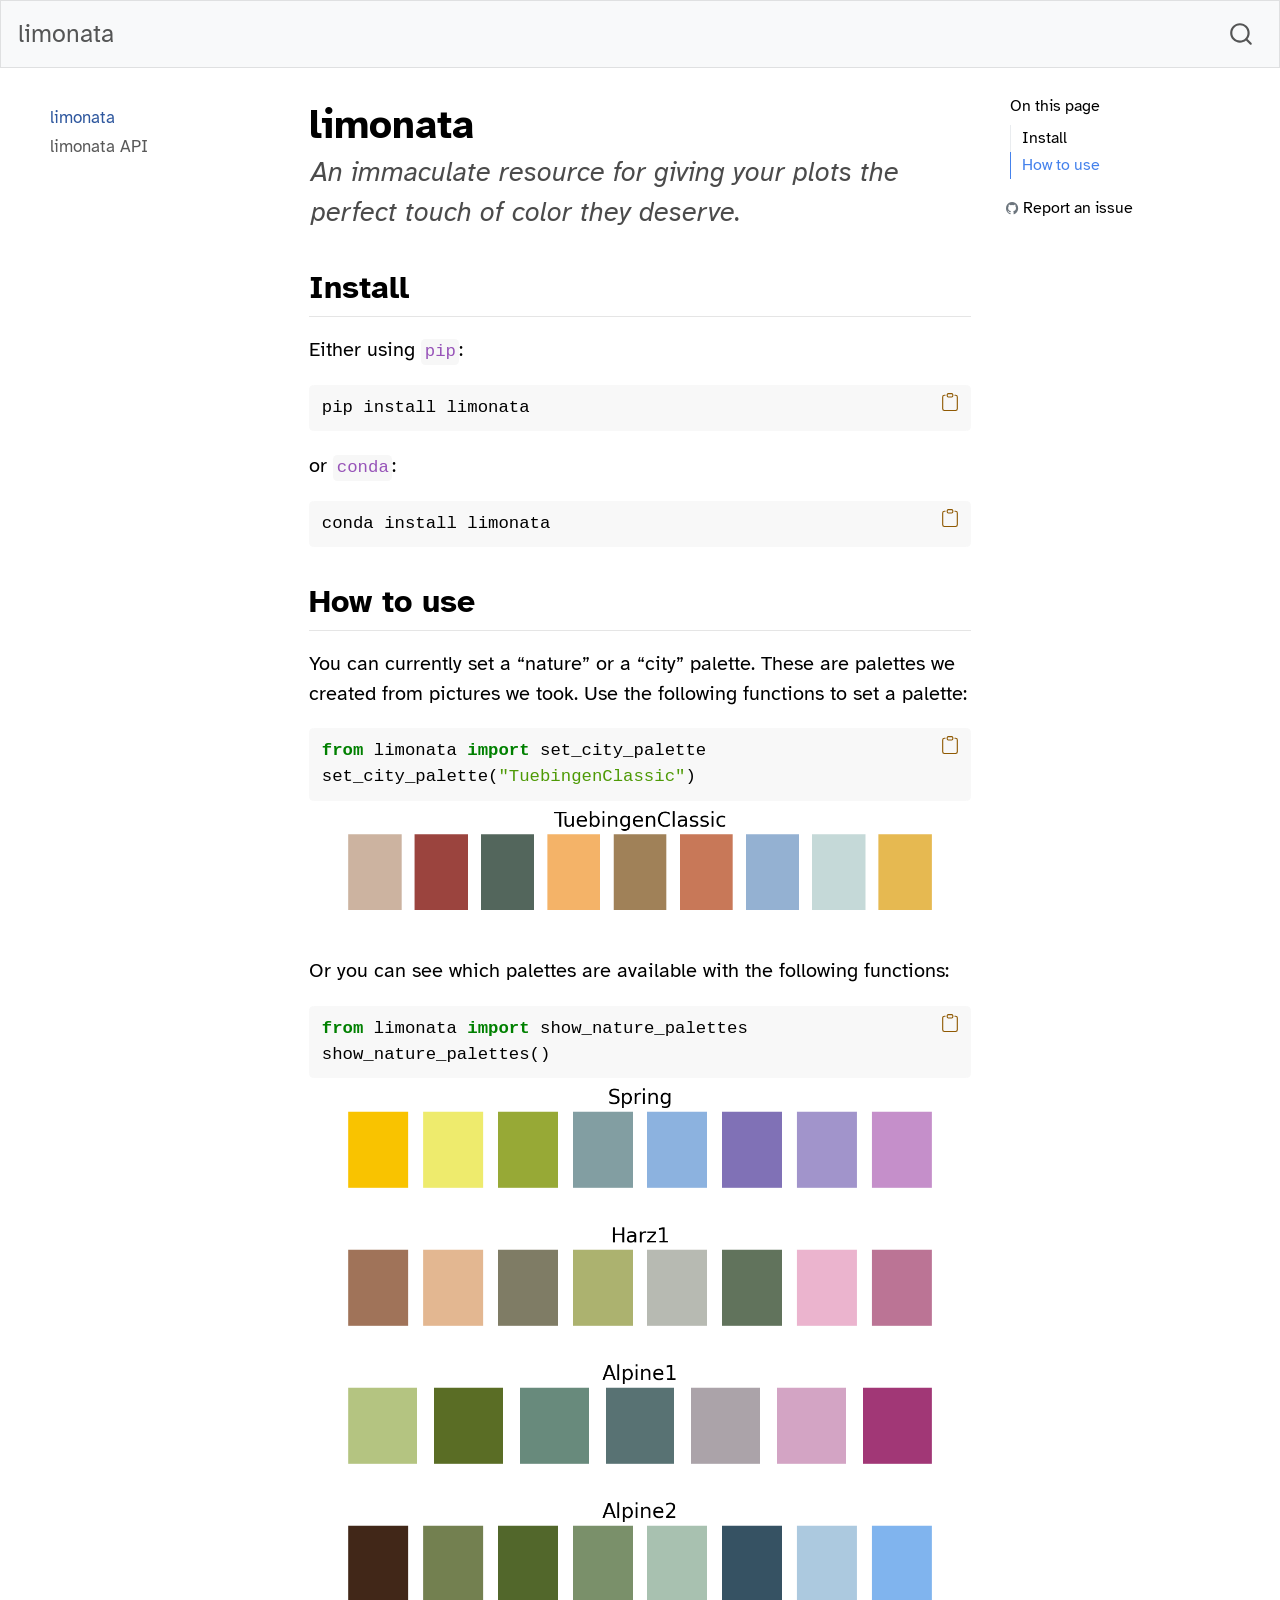
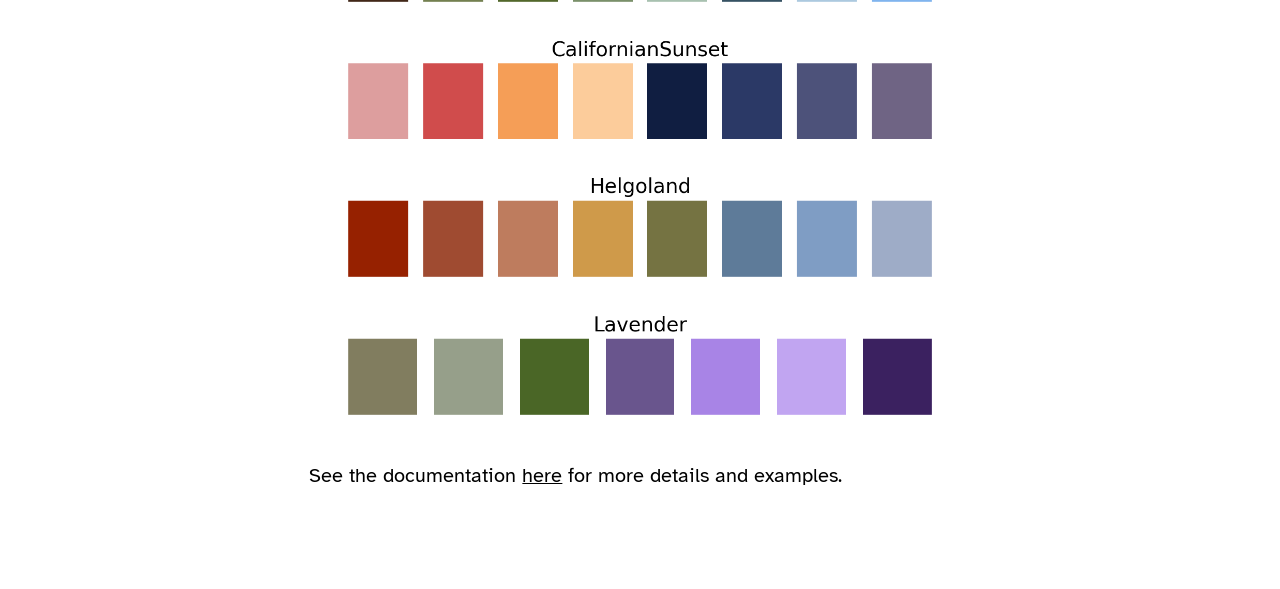
<file: index.html>
<!DOCTYPE html>
<html xmlns="http://www.w3.org/1999/xhtml" lang="en" xml:lang="en"><head>

<meta charset="utf-8">
<meta name="generator" content="quarto-1.2.475">

<meta name="viewport" content="width=device-width, initial-scale=1.0, user-scalable=yes">

<meta name="description" content="An immaculate resource for giving your plots the perfect touch of color they deserve.">

<title>limonata</title>
<style>
code{white-space: pre-wrap;}
span.smallcaps{font-variant: small-caps;}
div.columns{display: flex; gap: min(4vw, 1.5em);}
div.column{flex: auto; overflow-x: auto;}
div.hanging-indent{margin-left: 1.5em; text-indent: -1.5em;}
ul.task-list{list-style: none;}
ul.task-list li input[type="checkbox"] {
  width: 0.8em;
  margin: 0 0.8em 0.2em -1.6em;
  vertical-align: middle;
}
pre > code.sourceCode { white-space: pre; position: relative; }
pre > code.sourceCode > span { display: inline-block; line-height: 1.25; }
pre > code.sourceCode > span:empty { height: 1.2em; }
.sourceCode { overflow: visible; }
code.sourceCode > span { color: inherit; text-decoration: inherit; }
div.sourceCode { margin: 1em 0; }
pre.sourceCode { margin: 0; }
@media screen {
div.sourceCode { overflow: auto; }
}
@media print {
pre > code.sourceCode { white-space: pre-wrap; }
pre > code.sourceCode > span { text-indent: -5em; padding-left: 5em; }
}
pre.numberSource code
  { counter-reset: source-line 0; }
pre.numberSource code > span
  { position: relative; left: -4em; counter-increment: source-line; }
pre.numberSource code > span > a:first-child::before
  { content: counter(source-line);
    position: relative; left: -1em; text-align: right; vertical-align: baseline;
    border: none; display: inline-block;
    -webkit-touch-callout: none; -webkit-user-select: none;
    -khtml-user-select: none; -moz-user-select: none;
    -ms-user-select: none; user-select: none;
    padding: 0 4px; width: 4em;
    color: #aaaaaa;
  }
pre.numberSource { margin-left: 3em; border-left: 1px solid #aaaaaa;  padding-left: 4px; }
div.sourceCode
  {   }
@media screen {
pre > code.sourceCode > span > a:first-child::before { text-decoration: underline; }
}
code span.al { color: #ff0000; font-weight: bold; } /* Alert */
code span.an { color: #60a0b0; font-weight: bold; font-style: italic; } /* Annotation */
code span.at { color: #7d9029; } /* Attribute */
code span.bn { color: #40a070; } /* BaseN */
code span.bu { color: #008000; } /* BuiltIn */
code span.cf { color: #007020; font-weight: bold; } /* ControlFlow */
code span.ch { color: #4070a0; } /* Char */
code span.cn { color: #880000; } /* Constant */
code span.co { color: #60a0b0; font-style: italic; } /* Comment */
code span.cv { color: #60a0b0; font-weight: bold; font-style: italic; } /* CommentVar */
code span.do { color: #ba2121; font-style: italic; } /* Documentation */
code span.dt { color: #902000; } /* DataType */
code span.dv { color: #40a070; } /* DecVal */
code span.er { color: #ff0000; font-weight: bold; } /* Error */
code span.ex { } /* Extension */
code span.fl { color: #40a070; } /* Float */
code span.fu { color: #06287e; } /* Function */
code span.im { color: #008000; font-weight: bold; } /* Import */
code span.in { color: #60a0b0; font-weight: bold; font-style: italic; } /* Information */
code span.kw { color: #007020; font-weight: bold; } /* Keyword */
code span.op { color: #666666; } /* Operator */
code span.ot { color: #007020; } /* Other */
code span.pp { color: #bc7a00; } /* Preprocessor */
code span.sc { color: #4070a0; } /* SpecialChar */
code span.ss { color: #bb6688; } /* SpecialString */
code span.st { color: #4070a0; } /* String */
code span.va { color: #19177c; } /* Variable */
code span.vs { color: #4070a0; } /* VerbatimString */
code span.wa { color: #60a0b0; font-weight: bold; font-style: italic; } /* Warning */
</style>


<script src="site_libs/quarto-nav/quarto-nav.js"></script>
<script src="site_libs/quarto-nav/headroom.min.js"></script>
<script src="site_libs/clipboard/clipboard.min.js"></script>
<script src="site_libs/quarto-search/autocomplete.umd.js"></script>
<script src="site_libs/quarto-search/fuse.min.js"></script>
<script src="site_libs/quarto-search/quarto-search.js"></script>
<meta name="quarto:offset" content="./">
<script src="site_libs/quarto-html/quarto.js"></script>
<script src="site_libs/quarto-html/popper.min.js"></script>
<script src="site_libs/quarto-html/tippy.umd.min.js"></script>
<script src="site_libs/quarto-html/anchor.min.js"></script>
<link href="site_libs/quarto-html/tippy.css" rel="stylesheet">
<link href="site_libs/quarto-html/quarto-syntax-highlighting.css" rel="stylesheet" id="quarto-text-highlighting-styles">
<script src="site_libs/bootstrap/bootstrap.min.js"></script>
<link href="site_libs/bootstrap/bootstrap-icons.css" rel="stylesheet">
<link href="site_libs/bootstrap/bootstrap.min.css" rel="stylesheet" id="quarto-bootstrap" data-mode="light">
<script id="quarto-search-options" type="application/json">{
  "location": "navbar",
  "copy-button": false,
  "collapse-after": 3,
  "panel-placement": "end",
  "type": "overlay",
  "limit": 20,
  "language": {
    "search-no-results-text": "No results",
    "search-matching-documents-text": "matching documents",
    "search-copy-link-title": "Copy link to search",
    "search-hide-matches-text": "Hide additional matches",
    "search-more-match-text": "more match in this document",
    "search-more-matches-text": "more matches in this document",
    "search-clear-button-title": "Clear",
    "search-detached-cancel-button-title": "Cancel",
    "search-submit-button-title": "Submit"
  }
}</script>


<link rel="stylesheet" href="styles.css">
<meta property="og:title" content="limonata">
<meta property="og:description" content="An immaculate resource for giving your plots the perfect touch of color they deserve.">
<meta property="og:site-name" content="limonata">
<meta name="twitter:title" content="limonata">
<meta name="twitter:description" content="An immaculate resource for giving your plots the perfect touch of color they deserve.">
<meta name="twitter:card" content="summary">
</head>

<body class="nav-sidebar floating nav-fixed">

<div id="quarto-search-results"></div>
  <header id="quarto-header" class="headroom fixed-top">
    <nav class="navbar navbar-expand-lg navbar-dark ">
      <div class="navbar-container container-fluid">
      <div class="navbar-brand-container">
    <a class="navbar-brand" href="./index.html">
    <span class="navbar-title">limonata</span>
    </a>
  </div>
          <div id="quarto-search" class="" title="Search"></div>
      </div> <!-- /container-fluid -->
    </nav>
  <nav class="quarto-secondary-nav" data-bs-toggle="collapse" data-bs-target="#quarto-sidebar" aria-controls="quarto-sidebar" aria-expanded="false" aria-label="Toggle sidebar navigation" onclick="if (window.quartoToggleHeadroom) { window.quartoToggleHeadroom(); }">
    <div class="container-fluid d-flex justify-content-between">
      <h1 class="quarto-secondary-nav-title">limonata</h1>
      <button type="button" class="quarto-btn-toggle btn" aria-label="Show secondary navigation">
        <i class="bi bi-chevron-right"></i>
      </button>
    </div>
  </nav>
</header>
<!-- content -->
<div id="quarto-content" class="quarto-container page-columns page-rows-contents page-layout-full page-navbar">
<!-- sidebar -->
  <nav id="quarto-sidebar" class="sidebar collapse sidebar-navigation floating overflow-auto">
    <div class="sidebar-menu-container"> 
    <ul class="list-unstyled mt-1">
        <li class="sidebar-item">
  <div class="sidebar-item-container"> 
  <a href="./index.html" class="sidebar-item-text sidebar-link active">limonata</a>
  </div>
</li>
        <li class="sidebar-item">
  <div class="sidebar-item-container"> 
  <a href="./lib.html" class="sidebar-item-text sidebar-link">limonata API</a>
  </div>
</li>
    </ul>
    </div>
</nav>
<!-- margin-sidebar -->
    <div id="quarto-margin-sidebar" class="sidebar margin-sidebar">
        <nav id="TOC" role="doc-toc" class="toc-active">
    <h2 id="toc-title">On this page</h2>
   
  <ul>
  <li><a href="#install" id="toc-install" class="nav-link active" data-scroll-target="#install">Install</a></li>
  <li><a href="#how-to-use" id="toc-how-to-use" class="nav-link" data-scroll-target="#how-to-use">How to use</a></li>
  </ul>
<div class="toc-actions"><div><i class="bi bi-github"></i></div><div class="action-links"><p><a href="https://github.com/sarraahr/limonata/issues/new" class="toc-action">Report an issue</a></p></div></div></nav>
    </div>
<!-- main -->
<main class="content column-body" id="quarto-document-content">

<header id="title-block-header" class="quarto-title-block default">
<div class="quarto-title">
<h1 class="title d-none d-lg-block">limonata</h1>
</div>

<div>
  <div class="description">
    An immaculate resource for giving your plots the perfect touch of color they deserve.
  </div>
</div>


<div class="quarto-title-meta">

    
  
    
  </div>
  

</header>

<!-- WARNING: THIS FILE WAS AUTOGENERATED! DO NOT EDIT! -->
<section id="install" class="level2">
<h2 class="anchored" data-anchor-id="install">Install</h2>
<p>Either using <code>pip</code>:</p>
<div class="sourceCode" id="cb1"><pre class="sourceCode sh code-with-copy"><code class="sourceCode bash"><span id="cb1-1"><a href="#cb1-1" aria-hidden="true" tabindex="-1"></a><span class="ex">pip</span> install limonata</span></code><button title="Copy to Clipboard" class="code-copy-button"><i class="bi"></i></button></pre></div>
<p>or <code>conda</code>:</p>
<div class="sourceCode" id="cb2"><pre class="sourceCode sh code-with-copy"><code class="sourceCode bash"><span id="cb2-1"><a href="#cb2-1" aria-hidden="true" tabindex="-1"></a><span class="ex">conda</span> install limonata</span></code><button title="Copy to Clipboard" class="code-copy-button"><i class="bi"></i></button></pre></div>
</section>
<section id="how-to-use" class="level2">
<h2 class="anchored" data-anchor-id="how-to-use">How to use</h2>
<p>You can currently set a “nature” or a “city” palette. These are palettes we created from pictures we took. Use the following functions to set a palette:</p>
<div class="cell" data-execution_count="2">
<div class="sourceCode cell-code" id="cb3"><pre class="sourceCode python code-with-copy"><code class="sourceCode python"><span id="cb3-1"><a href="#cb3-1" aria-hidden="true" tabindex="-1"></a><span class="im">from</span> limonata <span class="im">import</span> set_city_palette</span>
<span id="cb3-2"><a href="#cb3-2" aria-hidden="true" tabindex="-1"></a>set_city_palette(<span class="st">"TuebingenClassic"</span>)</span></code><button title="Copy to Clipboard" class="code-copy-button"><i class="bi"></i></button></pre></div>
<div class="cell-output cell-output-display">
<p><img src="index_files/figure-html/cell-2-output-1.png" class="img-fluid"></p>
</div>
</div>
<p>Or you can see which palettes are available with the following functions:</p>
<div class="cell" data-execution_count="3">
<div class="sourceCode cell-code" id="cb4"><pre class="sourceCode python code-with-copy"><code class="sourceCode python"><span id="cb4-1"><a href="#cb4-1" aria-hidden="true" tabindex="-1"></a><span class="im">from</span> limonata <span class="im">import</span> show_nature_palettes</span>
<span id="cb4-2"><a href="#cb4-2" aria-hidden="true" tabindex="-1"></a>show_nature_palettes()</span></code><button title="Copy to Clipboard" class="code-copy-button"><i class="bi"></i></button></pre></div>
<div class="cell-output cell-output-display">
<p><img src="index_files/figure-html/cell-3-output-1.png" class="img-fluid"></p>
</div>
<div class="cell-output cell-output-display">
<p><img src="index_files/figure-html/cell-3-output-2.png" class="img-fluid"></p>
</div>
<div class="cell-output cell-output-display">
<p><img src="index_files/figure-html/cell-3-output-3.png" class="img-fluid"></p>
</div>
<div class="cell-output cell-output-display">
<p><img src="index_files/figure-html/cell-3-output-4.png" class="img-fluid"></p>
</div>
<div class="cell-output cell-output-display">
<p><img src="index_files/figure-html/cell-3-output-5.png" class="img-fluid"></p>
</div>
<div class="cell-output cell-output-display">
<p><img src="index_files/figure-html/cell-3-output-6.png" class="img-fluid"></p>
</div>
<div class="cell-output cell-output-display">
<p><img src="index_files/figure-html/cell-3-output-7.png" class="img-fluid"></p>
</div>
</div>
<p>See the documentation <a href="https://sarraahr.github.io/limonata">here</a> for more details and examples.</p>


</section>

</main> <!-- /main -->
<script id="quarto-html-after-body" type="application/javascript">
window.document.addEventListener("DOMContentLoaded", function (event) {
  const toggleBodyColorMode = (bsSheetEl) => {
    const mode = bsSheetEl.getAttribute("data-mode");
    const bodyEl = window.document.querySelector("body");
    if (mode === "dark") {
      bodyEl.classList.add("quarto-dark");
      bodyEl.classList.remove("quarto-light");
    } else {
      bodyEl.classList.add("quarto-light");
      bodyEl.classList.remove("quarto-dark");
    }
  }
  const toggleBodyColorPrimary = () => {
    const bsSheetEl = window.document.querySelector("link#quarto-bootstrap");
    if (bsSheetEl) {
      toggleBodyColorMode(bsSheetEl);
    }
  }
  toggleBodyColorPrimary();  
  const icon = "";
  const anchorJS = new window.AnchorJS();
  anchorJS.options = {
    placement: 'right',
    icon: icon
  };
  anchorJS.add('.anchored');
  const clipboard = new window.ClipboardJS('.code-copy-button', {
    target: function(trigger) {
      return trigger.previousElementSibling;
    }
  });
  clipboard.on('success', function(e) {
    // button target
    const button = e.trigger;
    // don't keep focus
    button.blur();
    // flash "checked"
    button.classList.add('code-copy-button-checked');
    var currentTitle = button.getAttribute("title");
    button.setAttribute("title", "Copied!");
    let tooltip;
    if (window.bootstrap) {
      button.setAttribute("data-bs-toggle", "tooltip");
      button.setAttribute("data-bs-placement", "left");
      button.setAttribute("data-bs-title", "Copied!");
      tooltip = new bootstrap.Tooltip(button, 
        { trigger: "manual", 
          customClass: "code-copy-button-tooltip",
          offset: [0, -8]});
      tooltip.show();    
    }
    setTimeout(function() {
      if (tooltip) {
        tooltip.hide();
        button.removeAttribute("data-bs-title");
        button.removeAttribute("data-bs-toggle");
        button.removeAttribute("data-bs-placement");
      }
      button.setAttribute("title", currentTitle);
      button.classList.remove('code-copy-button-checked');
    }, 1000);
    // clear code selection
    e.clearSelection();
  });
  function tippyHover(el, contentFn) {
    const config = {
      allowHTML: true,
      content: contentFn,
      maxWidth: 500,
      delay: 100,
      arrow: false,
      appendTo: function(el) {
          return el.parentElement;
      },
      interactive: true,
      interactiveBorder: 10,
      theme: 'quarto',
      placement: 'bottom-start'
    };
    window.tippy(el, config); 
  }
  const noterefs = window.document.querySelectorAll('a[role="doc-noteref"]');
  for (var i=0; i<noterefs.length; i++) {
    const ref = noterefs[i];
    tippyHover(ref, function() {
      // use id or data attribute instead here
      let href = ref.getAttribute('data-footnote-href') || ref.getAttribute('href');
      try { href = new URL(href).hash; } catch {}
      const id = href.replace(/^#\/?/, "");
      const note = window.document.getElementById(id);
      return note.innerHTML;
    });
  }
  const findCites = (el) => {
    const parentEl = el.parentElement;
    if (parentEl) {
      const cites = parentEl.dataset.cites;
      if (cites) {
        return {
          el,
          cites: cites.split(' ')
        };
      } else {
        return findCites(el.parentElement)
      }
    } else {
      return undefined;
    }
  };
  var bibliorefs = window.document.querySelectorAll('a[role="doc-biblioref"]');
  for (var i=0; i<bibliorefs.length; i++) {
    const ref = bibliorefs[i];
    const citeInfo = findCites(ref);
    if (citeInfo) {
      tippyHover(citeInfo.el, function() {
        var popup = window.document.createElement('div');
        citeInfo.cites.forEach(function(cite) {
          var citeDiv = window.document.createElement('div');
          citeDiv.classList.add('hanging-indent');
          citeDiv.classList.add('csl-entry');
          var biblioDiv = window.document.getElementById('ref-' + cite);
          if (biblioDiv) {
            citeDiv.innerHTML = biblioDiv.innerHTML;
          }
          popup.appendChild(citeDiv);
        });
        return popup.innerHTML;
      });
    }
  }
    var localhostRegex = new RegExp(/^(?:http|https):\/\/localhost\:?[0-9]*\//);
      var filterRegex = new RegExp(/https:\/\/sarraahr\.github\.io\/limonata/);
    var isInternal = (href) => {
        return filterRegex.test(href) || localhostRegex.test(href);
    }
    // Inspect non-navigation links and adorn them if external
    var links = window.document.querySelectorAll('a:not(.nav-link):not(.navbar-brand):not(.toc-action):not(.sidebar-link):not(.sidebar-item-toggle):not(.pagination-link):not(.no-external):not([aria-hidden]):not(.dropdown-item)');
    for (var i=0; i<links.length; i++) {
      const link = links[i];
      if (!isInternal(link.href)) {
          // target, if specified
          link.setAttribute("target", "_blank");
      }
    }
});
</script>
</div> <!-- /content -->



</body></html>
</file>
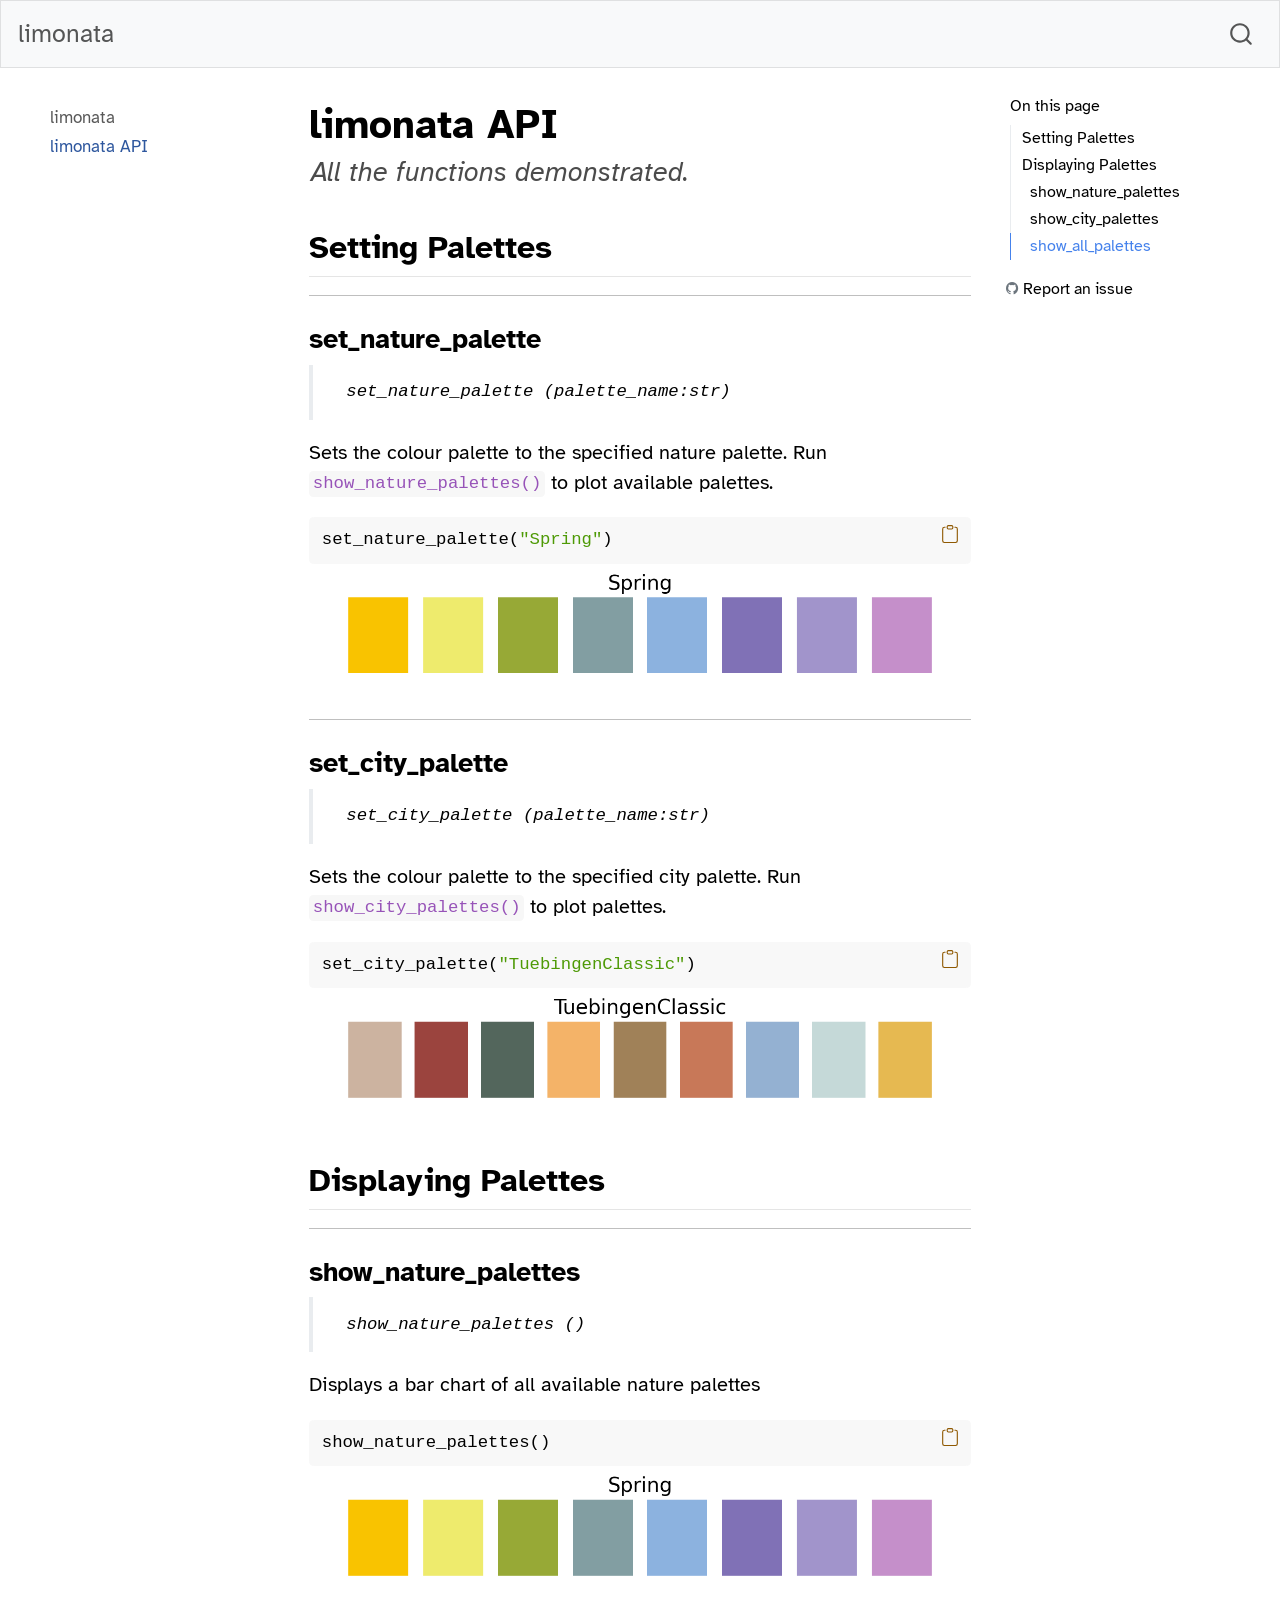
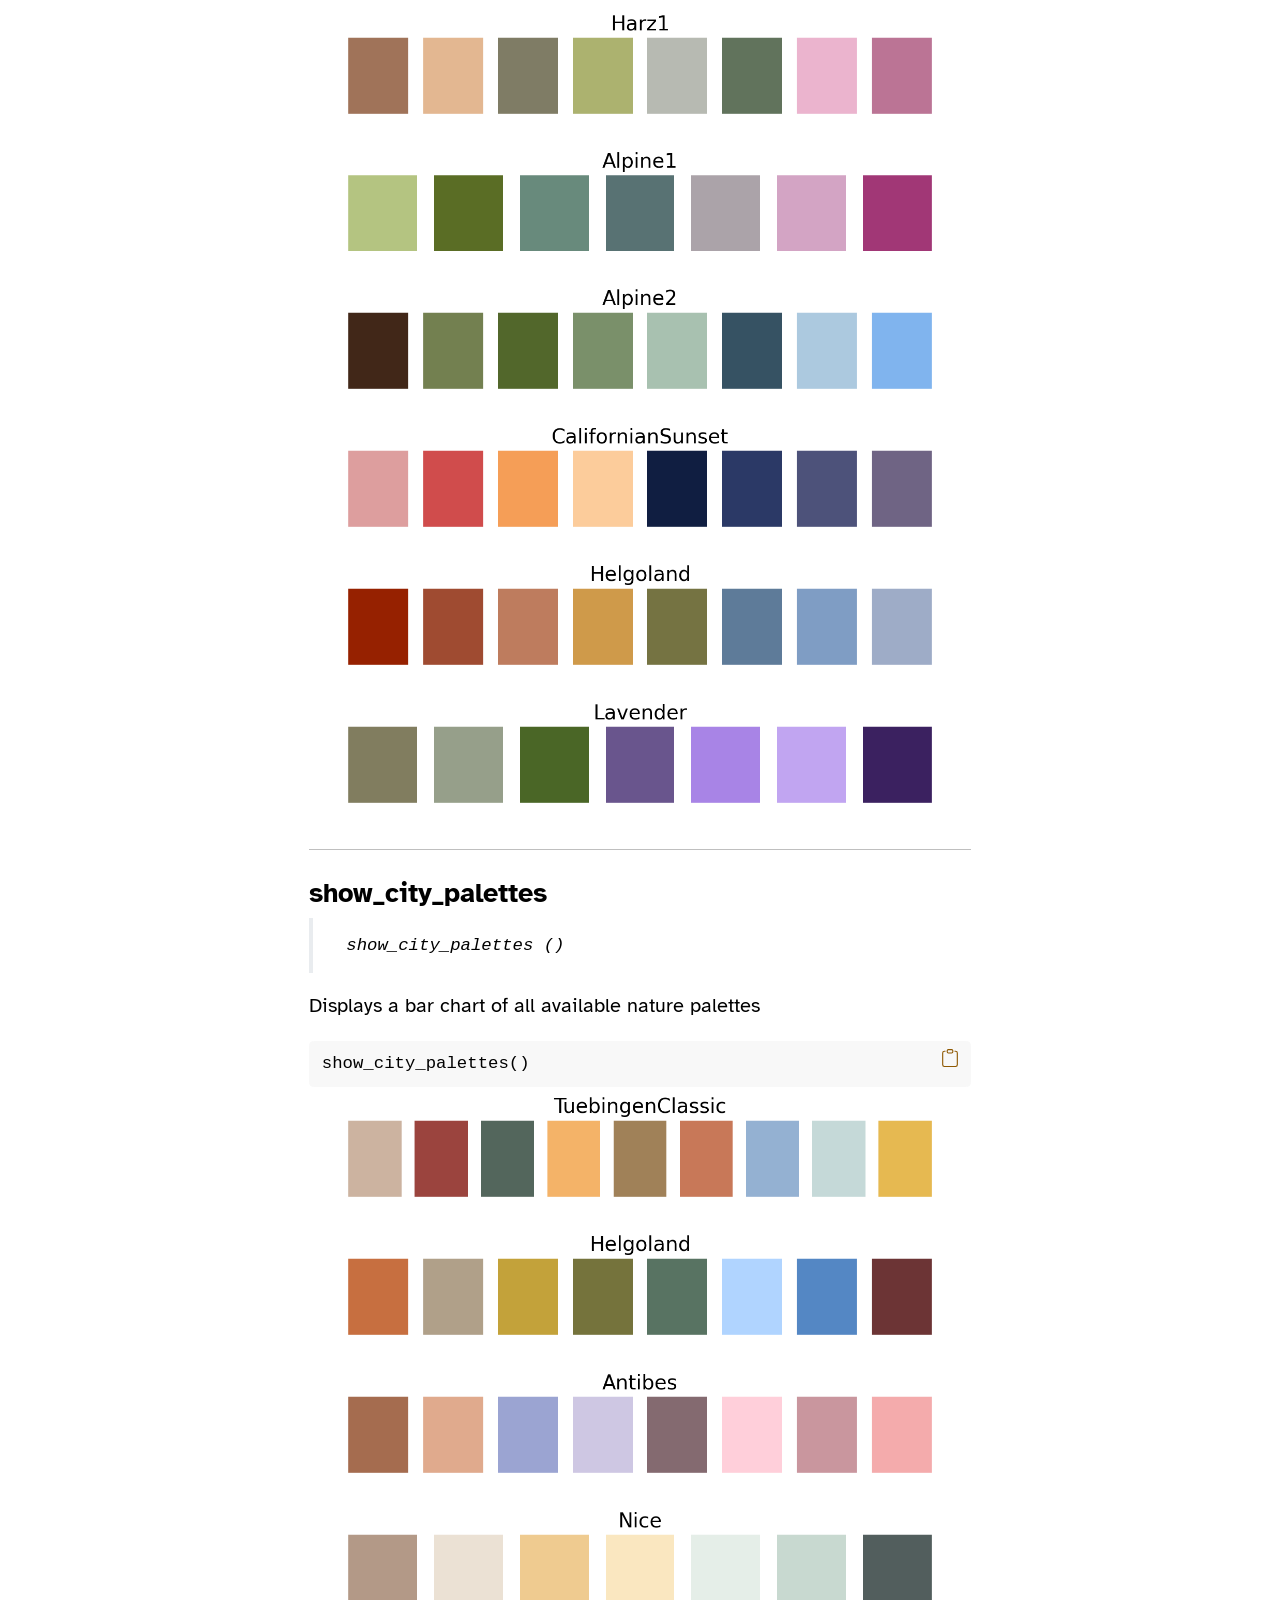
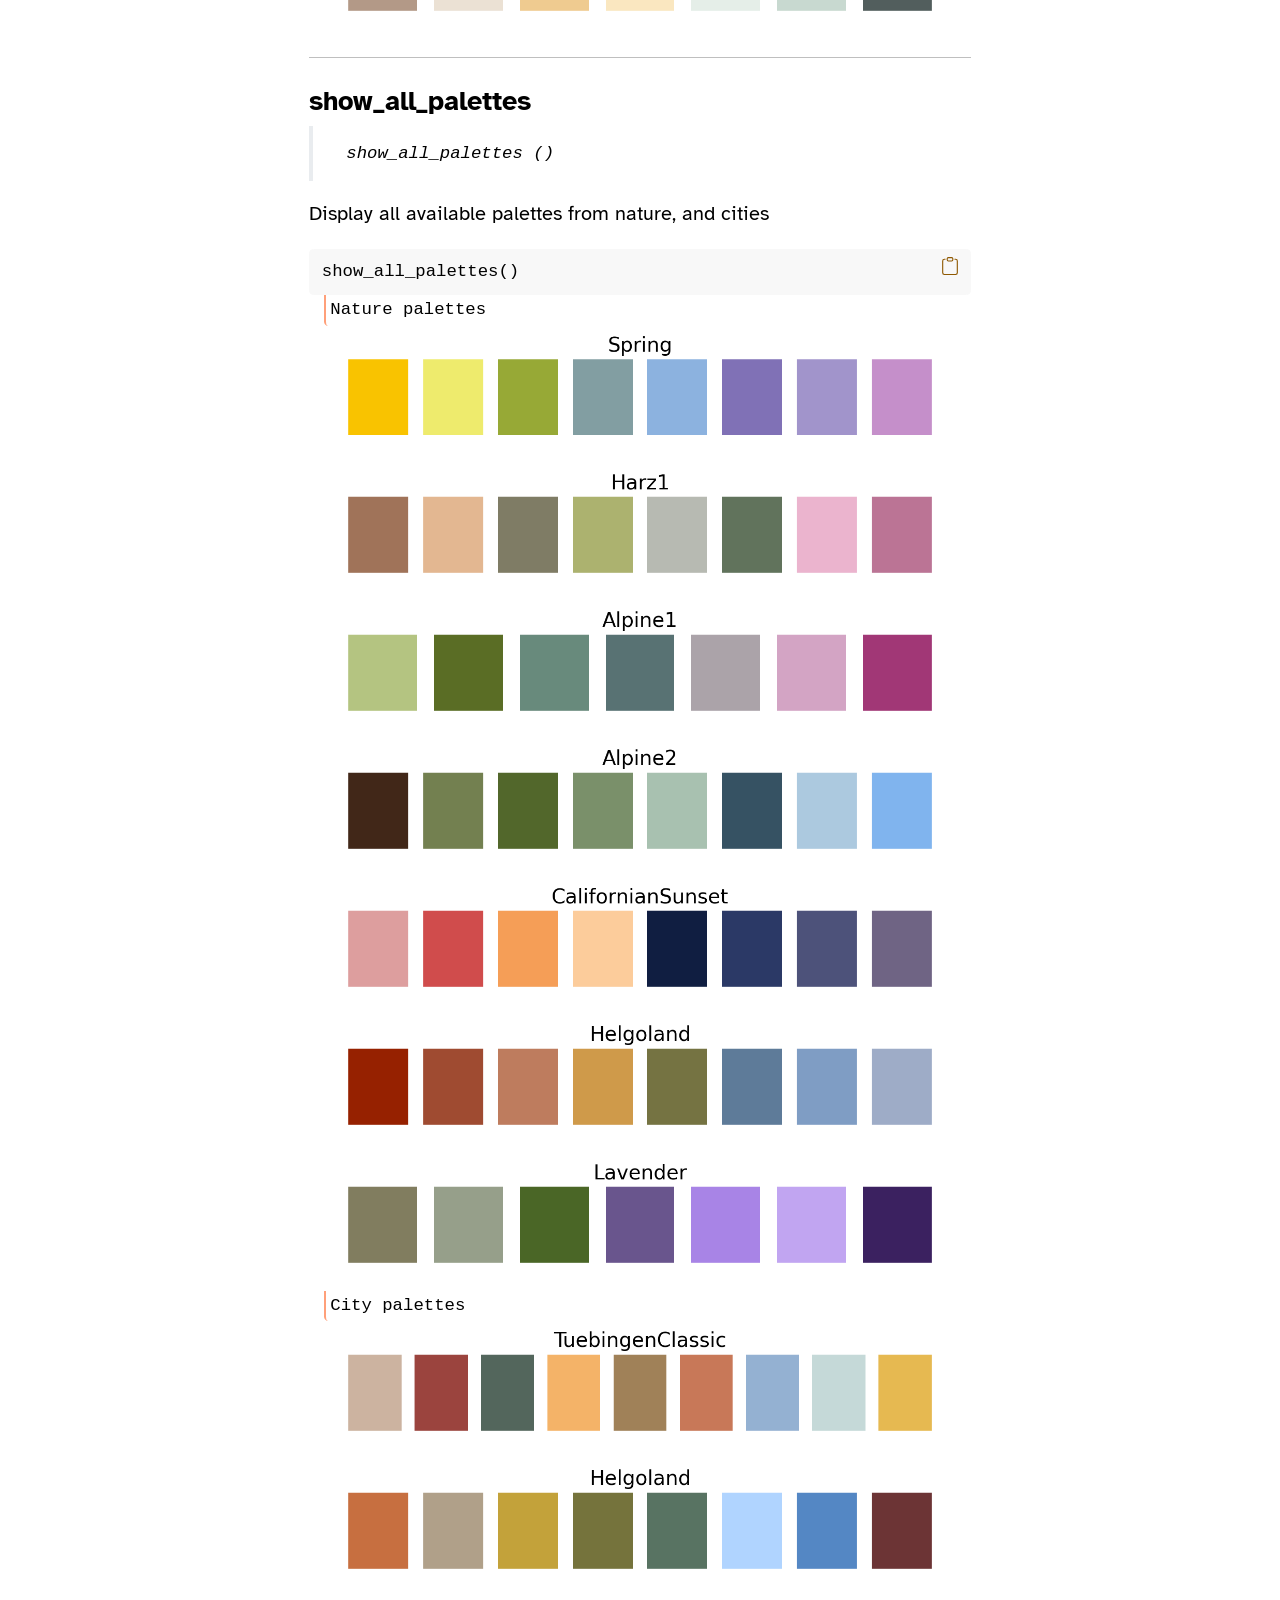
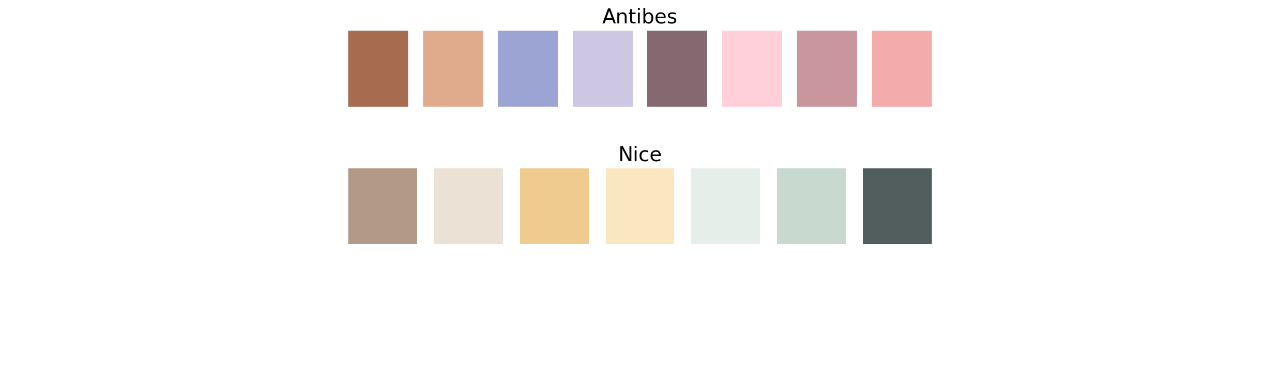
<file: lib.html>
<!DOCTYPE html>
<html xmlns="http://www.w3.org/1999/xhtml" lang="en" xml:lang="en"><head>

<meta charset="utf-8">
<meta name="generator" content="quarto-1.2.475">

<meta name="viewport" content="width=device-width, initial-scale=1.0, user-scalable=yes">

<meta name="description" content="All the functions demonstrated.">

<title>limonata - limonata API</title>
<style>
code{white-space: pre-wrap;}
span.smallcaps{font-variant: small-caps;}
div.columns{display: flex; gap: min(4vw, 1.5em);}
div.column{flex: auto; overflow-x: auto;}
div.hanging-indent{margin-left: 1.5em; text-indent: -1.5em;}
ul.task-list{list-style: none;}
ul.task-list li input[type="checkbox"] {
  width: 0.8em;
  margin: 0 0.8em 0.2em -1.6em;
  vertical-align: middle;
}
pre > code.sourceCode { white-space: pre; position: relative; }
pre > code.sourceCode > span { display: inline-block; line-height: 1.25; }
pre > code.sourceCode > span:empty { height: 1.2em; }
.sourceCode { overflow: visible; }
code.sourceCode > span { color: inherit; text-decoration: inherit; }
div.sourceCode { margin: 1em 0; }
pre.sourceCode { margin: 0; }
@media screen {
div.sourceCode { overflow: auto; }
}
@media print {
pre > code.sourceCode { white-space: pre-wrap; }
pre > code.sourceCode > span { text-indent: -5em; padding-left: 5em; }
}
pre.numberSource code
  { counter-reset: source-line 0; }
pre.numberSource code > span
  { position: relative; left: -4em; counter-increment: source-line; }
pre.numberSource code > span > a:first-child::before
  { content: counter(source-line);
    position: relative; left: -1em; text-align: right; vertical-align: baseline;
    border: none; display: inline-block;
    -webkit-touch-callout: none; -webkit-user-select: none;
    -khtml-user-select: none; -moz-user-select: none;
    -ms-user-select: none; user-select: none;
    padding: 0 4px; width: 4em;
    color: #aaaaaa;
  }
pre.numberSource { margin-left: 3em; border-left: 1px solid #aaaaaa;  padding-left: 4px; }
div.sourceCode
  {   }
@media screen {
pre > code.sourceCode > span > a:first-child::before { text-decoration: underline; }
}
code span.al { color: #ff0000; font-weight: bold; } /* Alert */
code span.an { color: #60a0b0; font-weight: bold; font-style: italic; } /* Annotation */
code span.at { color: #7d9029; } /* Attribute */
code span.bn { color: #40a070; } /* BaseN */
code span.bu { color: #008000; } /* BuiltIn */
code span.cf { color: #007020; font-weight: bold; } /* ControlFlow */
code span.ch { color: #4070a0; } /* Char */
code span.cn { color: #880000; } /* Constant */
code span.co { color: #60a0b0; font-style: italic; } /* Comment */
code span.cv { color: #60a0b0; font-weight: bold; font-style: italic; } /* CommentVar */
code span.do { color: #ba2121; font-style: italic; } /* Documentation */
code span.dt { color: #902000; } /* DataType */
code span.dv { color: #40a070; } /* DecVal */
code span.er { color: #ff0000; font-weight: bold; } /* Error */
code span.ex { } /* Extension */
code span.fl { color: #40a070; } /* Float */
code span.fu { color: #06287e; } /* Function */
code span.im { color: #008000; font-weight: bold; } /* Import */
code span.in { color: #60a0b0; font-weight: bold; font-style: italic; } /* Information */
code span.kw { color: #007020; font-weight: bold; } /* Keyword */
code span.op { color: #666666; } /* Operator */
code span.ot { color: #007020; } /* Other */
code span.pp { color: #bc7a00; } /* Preprocessor */
code span.sc { color: #4070a0; } /* SpecialChar */
code span.ss { color: #bb6688; } /* SpecialString */
code span.st { color: #4070a0; } /* String */
code span.va { color: #19177c; } /* Variable */
code span.vs { color: #4070a0; } /* VerbatimString */
code span.wa { color: #60a0b0; font-weight: bold; font-style: italic; } /* Warning */
</style>


<script src="site_libs/quarto-nav/quarto-nav.js"></script>
<script src="site_libs/quarto-nav/headroom.min.js"></script>
<script src="site_libs/clipboard/clipboard.min.js"></script>
<script src="site_libs/quarto-search/autocomplete.umd.js"></script>
<script src="site_libs/quarto-search/fuse.min.js"></script>
<script src="site_libs/quarto-search/quarto-search.js"></script>
<meta name="quarto:offset" content="./">
<script src="site_libs/quarto-html/quarto.js"></script>
<script src="site_libs/quarto-html/popper.min.js"></script>
<script src="site_libs/quarto-html/tippy.umd.min.js"></script>
<script src="site_libs/quarto-html/anchor.min.js"></script>
<link href="site_libs/quarto-html/tippy.css" rel="stylesheet">
<link href="site_libs/quarto-html/quarto-syntax-highlighting.css" rel="stylesheet" id="quarto-text-highlighting-styles">
<script src="site_libs/bootstrap/bootstrap.min.js"></script>
<link href="site_libs/bootstrap/bootstrap-icons.css" rel="stylesheet">
<link href="site_libs/bootstrap/bootstrap.min.css" rel="stylesheet" id="quarto-bootstrap" data-mode="light">
<script id="quarto-search-options" type="application/json">{
  "location": "navbar",
  "copy-button": false,
  "collapse-after": 3,
  "panel-placement": "end",
  "type": "overlay",
  "limit": 20,
  "language": {
    "search-no-results-text": "No results",
    "search-matching-documents-text": "matching documents",
    "search-copy-link-title": "Copy link to search",
    "search-hide-matches-text": "Hide additional matches",
    "search-more-match-text": "more match in this document",
    "search-more-matches-text": "more matches in this document",
    "search-clear-button-title": "Clear",
    "search-detached-cancel-button-title": "Cancel",
    "search-submit-button-title": "Submit"
  }
}</script>


<link rel="stylesheet" href="styles.css">
<meta property="og:title" content="limonata - limonata API">
<meta property="og:description" content="All the functions demonstrated.">
<meta property="og:site-name" content="limonata">
<meta name="twitter:title" content="limonata - limonata API">
<meta name="twitter:description" content="All the functions demonstrated.">
<meta name="twitter:card" content="summary">
</head>

<body class="nav-sidebar floating nav-fixed">

<div id="quarto-search-results"></div>
  <header id="quarto-header" class="headroom fixed-top">
    <nav class="navbar navbar-expand-lg navbar-dark ">
      <div class="navbar-container container-fluid">
      <div class="navbar-brand-container">
    <a class="navbar-brand" href="./index.html">
    <span class="navbar-title">limonata</span>
    </a>
  </div>
          <div id="quarto-search" class="" title="Search"></div>
      </div> <!-- /container-fluid -->
    </nav>
  <nav class="quarto-secondary-nav" data-bs-toggle="collapse" data-bs-target="#quarto-sidebar" aria-controls="quarto-sidebar" aria-expanded="false" aria-label="Toggle sidebar navigation" onclick="if (window.quartoToggleHeadroom) { window.quartoToggleHeadroom(); }">
    <div class="container-fluid d-flex justify-content-between">
      <h1 class="quarto-secondary-nav-title">limonata API</h1>
      <button type="button" class="quarto-btn-toggle btn" aria-label="Show secondary navigation">
        <i class="bi bi-chevron-right"></i>
      </button>
    </div>
  </nav>
</header>
<!-- content -->
<div id="quarto-content" class="quarto-container page-columns page-rows-contents page-layout-full page-navbar">
<!-- sidebar -->
  <nav id="quarto-sidebar" class="sidebar collapse sidebar-navigation floating overflow-auto">
    <div class="sidebar-menu-container"> 
    <ul class="list-unstyled mt-1">
        <li class="sidebar-item">
  <div class="sidebar-item-container"> 
  <a href="./index.html" class="sidebar-item-text sidebar-link">limonata</a>
  </div>
</li>
        <li class="sidebar-item">
  <div class="sidebar-item-container"> 
  <a href="./lib.html" class="sidebar-item-text sidebar-link active">limonata API</a>
  </div>
</li>
    </ul>
    </div>
</nav>
<!-- margin-sidebar -->
    <div id="quarto-margin-sidebar" class="sidebar margin-sidebar">
        <nav id="TOC" role="doc-toc" class="toc-active">
    <h2 id="toc-title">On this page</h2>
   
  <ul>
  <li><a href="#setting-palettes" id="toc-setting-palettes" class="nav-link active" data-scroll-target="#setting-palettes">Setting Palettes</a>
  <ul class="collapse">
  <li><a href="#set_nature_palette" id="toc-set_nature_palette" class="nav-link" data-scroll-target="#set_nature_palette">set_nature_palette</a></li>
  <li><a href="#set_city_palette" id="toc-set_city_palette" class="nav-link" data-scroll-target="#set_city_palette">set_city_palette</a></li>
  </ul></li>
  <li><a href="#displaying-palettes" id="toc-displaying-palettes" class="nav-link" data-scroll-target="#displaying-palettes">Displaying Palettes</a>
  <ul class="collapse">
  <li><a href="#show_nature_palettes" id="toc-show_nature_palettes" class="nav-link" data-scroll-target="#show_nature_palettes">show_nature_palettes</a></li>
  <li><a href="#show_city_palettes" id="toc-show_city_palettes" class="nav-link" data-scroll-target="#show_city_palettes">show_city_palettes</a></li>
  <li><a href="#show_all_palettes" id="toc-show_all_palettes" class="nav-link" data-scroll-target="#show_all_palettes">show_all_palettes</a></li>
  </ul></li>
  </ul>
<div class="toc-actions"><div><i class="bi bi-github"></i></div><div class="action-links"><p><a href="https://github.com/sarraahr/limonata/issues/new" class="toc-action">Report an issue</a></p></div></div></nav>
    </div>
<!-- main -->
<main class="content column-body" id="quarto-document-content">

<header id="title-block-header" class="quarto-title-block default">
<div class="quarto-title">
<h1 class="title d-none d-lg-block">limonata API</h1>
</div>

<div>
  <div class="description">
    All the functions demonstrated.
  </div>
</div>


<div class="quarto-title-meta">

    
  
    
  </div>
  

</header>

<!-- WARNING: THIS FILE WAS AUTOGENERATED! DO NOT EDIT! -->
<section id="setting-palettes" class="level2">
<h2 class="anchored" data-anchor-id="setting-palettes">Setting Palettes</h2>
<hr>
<section id="set_nature_palette" class="level3">
<h3 class="anchored" data-anchor-id="set_nature_palette">set_nature_palette</h3>
<blockquote class="blockquote">
<pre><code> set_nature_palette (palette_name:str)</code></pre>
</blockquote>
<p>Sets the colour palette to the specified nature palette. Run <code>show_nature_palettes()</code> to plot available palettes.</p>
<div class="cell" data-execution_count="7">
<div class="sourceCode cell-code" id="cb2"><pre class="sourceCode python code-with-copy"><code class="sourceCode python"><span id="cb2-1"><a href="#cb2-1" aria-hidden="true" tabindex="-1"></a>set_nature_palette(<span class="st">"Spring"</span>)</span></code><button title="Copy to Clipboard" class="code-copy-button"><i class="bi"></i></button></pre></div>
<div class="cell-output cell-output-display">
<p><img src="00_lib_files/figure-html/cell-3-output-1.png" class="img-fluid"></p>
</div>
</div>
<hr>
</section>
<section id="set_city_palette" class="level3">
<h3 class="anchored" data-anchor-id="set_city_palette">set_city_palette</h3>
<blockquote class="blockquote">
<pre><code> set_city_palette (palette_name:str)</code></pre>
</blockquote>
<p>Sets the colour palette to the specified city palette. Run <code>show_city_palettes()</code> to plot palettes.</p>
<div class="cell" data-execution_count="9">
<div class="sourceCode cell-code" id="cb4"><pre class="sourceCode python code-with-copy"><code class="sourceCode python"><span id="cb4-1"><a href="#cb4-1" aria-hidden="true" tabindex="-1"></a>set_city_palette(<span class="st">"TuebingenClassic"</span>)</span></code><button title="Copy to Clipboard" class="code-copy-button"><i class="bi"></i></button></pre></div>
<div class="cell-output cell-output-display">
<p><img src="00_lib_files/figure-html/cell-5-output-1.png" class="img-fluid"></p>
</div>
</div>
</section>
</section>
<section id="displaying-palettes" class="level2">
<h2 class="anchored" data-anchor-id="displaying-palettes">Displaying Palettes</h2>
<hr>
<section id="show_nature_palettes" class="level3">
<h3 class="anchored" data-anchor-id="show_nature_palettes">show_nature_palettes</h3>
<blockquote class="blockquote">
<pre><code> show_nature_palettes ()</code></pre>
</blockquote>
<p>Displays a bar chart of all available nature palettes</p>
<div class="cell" data-execution_count="11">
<div class="sourceCode cell-code" id="cb6"><pre class="sourceCode python code-with-copy"><code class="sourceCode python"><span id="cb6-1"><a href="#cb6-1" aria-hidden="true" tabindex="-1"></a>show_nature_palettes()</span></code><button title="Copy to Clipboard" class="code-copy-button"><i class="bi"></i></button></pre></div>
<div class="cell-output cell-output-display">
<p><img src="00_lib_files/figure-html/cell-7-output-1.png" class="img-fluid"></p>
</div>
<div class="cell-output cell-output-display">
<p><img src="00_lib_files/figure-html/cell-7-output-2.png" class="img-fluid"></p>
</div>
<div class="cell-output cell-output-display">
<p><img src="00_lib_files/figure-html/cell-7-output-3.png" class="img-fluid"></p>
</div>
<div class="cell-output cell-output-display">
<p><img src="00_lib_files/figure-html/cell-7-output-4.png" class="img-fluid"></p>
</div>
<div class="cell-output cell-output-display">
<p><img src="00_lib_files/figure-html/cell-7-output-5.png" class="img-fluid"></p>
</div>
<div class="cell-output cell-output-display">
<p><img src="00_lib_files/figure-html/cell-7-output-6.png" class="img-fluid"></p>
</div>
<div class="cell-output cell-output-display">
<p><img src="00_lib_files/figure-html/cell-7-output-7.png" class="img-fluid"></p>
</div>
</div>
<hr>
</section>
<section id="show_city_palettes" class="level3">
<h3 class="anchored" data-anchor-id="show_city_palettes">show_city_palettes</h3>
<blockquote class="blockquote">
<pre><code> show_city_palettes ()</code></pre>
</blockquote>
<p>Displays a bar chart of all available nature palettes</p>
<div class="cell" data-execution_count="13">
<div class="sourceCode cell-code" id="cb8"><pre class="sourceCode python code-with-copy"><code class="sourceCode python"><span id="cb8-1"><a href="#cb8-1" aria-hidden="true" tabindex="-1"></a>show_city_palettes()</span></code><button title="Copy to Clipboard" class="code-copy-button"><i class="bi"></i></button></pre></div>
<div class="cell-output cell-output-display">
<p><img src="00_lib_files/figure-html/cell-9-output-1.png" class="img-fluid"></p>
</div>
<div class="cell-output cell-output-display">
<p><img src="00_lib_files/figure-html/cell-9-output-2.png" class="img-fluid"></p>
</div>
<div class="cell-output cell-output-display">
<p><img src="00_lib_files/figure-html/cell-9-output-3.png" class="img-fluid"></p>
</div>
<div class="cell-output cell-output-display">
<p><img src="00_lib_files/figure-html/cell-9-output-4.png" class="img-fluid"></p>
</div>
</div>
<hr>
</section>
<section id="show_all_palettes" class="level3">
<h3 class="anchored" data-anchor-id="show_all_palettes">show_all_palettes</h3>
<blockquote class="blockquote">
<pre><code> show_all_palettes ()</code></pre>
</blockquote>
<p>Display all available palettes from nature, and cities</p>
<div class="cell" data-execution_count="15">
<div class="sourceCode cell-code" id="cb10"><pre class="sourceCode python code-with-copy"><code class="sourceCode python"><span id="cb10-1"><a href="#cb10-1" aria-hidden="true" tabindex="-1"></a>show_all_palettes()</span></code><button title="Copy to Clipboard" class="code-copy-button"><i class="bi"></i></button></pre></div>
<div class="cell-output cell-output-stdout">
<pre><code>Nature palettes</code></pre>
</div>
<div class="cell-output cell-output-display">
<p><img src="00_lib_files/figure-html/cell-11-output-2.png" class="img-fluid"></p>
</div>
<div class="cell-output cell-output-display">
<p><img src="00_lib_files/figure-html/cell-11-output-3.png" class="img-fluid"></p>
</div>
<div class="cell-output cell-output-display">
<p><img src="00_lib_files/figure-html/cell-11-output-4.png" class="img-fluid"></p>
</div>
<div class="cell-output cell-output-display">
<p><img src="00_lib_files/figure-html/cell-11-output-5.png" class="img-fluid"></p>
</div>
<div class="cell-output cell-output-display">
<p><img src="00_lib_files/figure-html/cell-11-output-6.png" class="img-fluid"></p>
</div>
<div class="cell-output cell-output-display">
<p><img src="00_lib_files/figure-html/cell-11-output-7.png" class="img-fluid"></p>
</div>
<div class="cell-output cell-output-display">
<p><img src="00_lib_files/figure-html/cell-11-output-8.png" class="img-fluid"></p>
</div>
<div class="cell-output cell-output-stdout">
<pre><code>City palettes</code></pre>
</div>
<div class="cell-output cell-output-display">
<p><img src="00_lib_files/figure-html/cell-11-output-10.png" class="img-fluid"></p>
</div>
<div class="cell-output cell-output-display">
<p><img src="00_lib_files/figure-html/cell-11-output-11.png" class="img-fluid"></p>
</div>
<div class="cell-output cell-output-display">
<p><img src="00_lib_files/figure-html/cell-11-output-12.png" class="img-fluid"></p>
</div>
<div class="cell-output cell-output-display">
<p><img src="00_lib_files/figure-html/cell-11-output-13.png" class="img-fluid"></p>
</div>
</div>


</section>
</section>

</main> <!-- /main -->
<script id="quarto-html-after-body" type="application/javascript">
window.document.addEventListener("DOMContentLoaded", function (event) {
  const toggleBodyColorMode = (bsSheetEl) => {
    const mode = bsSheetEl.getAttribute("data-mode");
    const bodyEl = window.document.querySelector("body");
    if (mode === "dark") {
      bodyEl.classList.add("quarto-dark");
      bodyEl.classList.remove("quarto-light");
    } else {
      bodyEl.classList.add("quarto-light");
      bodyEl.classList.remove("quarto-dark");
    }
  }
  const toggleBodyColorPrimary = () => {
    const bsSheetEl = window.document.querySelector("link#quarto-bootstrap");
    if (bsSheetEl) {
      toggleBodyColorMode(bsSheetEl);
    }
  }
  toggleBodyColorPrimary();  
  const icon = "";
  const anchorJS = new window.AnchorJS();
  anchorJS.options = {
    placement: 'right',
    icon: icon
  };
  anchorJS.add('.anchored');
  const clipboard = new window.ClipboardJS('.code-copy-button', {
    target: function(trigger) {
      return trigger.previousElementSibling;
    }
  });
  clipboard.on('success', function(e) {
    // button target
    const button = e.trigger;
    // don't keep focus
    button.blur();
    // flash "checked"
    button.classList.add('code-copy-button-checked');
    var currentTitle = button.getAttribute("title");
    button.setAttribute("title", "Copied!");
    let tooltip;
    if (window.bootstrap) {
      button.setAttribute("data-bs-toggle", "tooltip");
      button.setAttribute("data-bs-placement", "left");
      button.setAttribute("data-bs-title", "Copied!");
      tooltip = new bootstrap.Tooltip(button, 
        { trigger: "manual", 
          customClass: "code-copy-button-tooltip",
          offset: [0, -8]});
      tooltip.show();    
    }
    setTimeout(function() {
      if (tooltip) {
        tooltip.hide();
        button.removeAttribute("data-bs-title");
        button.removeAttribute("data-bs-toggle");
        button.removeAttribute("data-bs-placement");
      }
      button.setAttribute("title", currentTitle);
      button.classList.remove('code-copy-button-checked');
    }, 1000);
    // clear code selection
    e.clearSelection();
  });
  function tippyHover(el, contentFn) {
    const config = {
      allowHTML: true,
      content: contentFn,
      maxWidth: 500,
      delay: 100,
      arrow: false,
      appendTo: function(el) {
          return el.parentElement;
      },
      interactive: true,
      interactiveBorder: 10,
      theme: 'quarto',
      placement: 'bottom-start'
    };
    window.tippy(el, config); 
  }
  const noterefs = window.document.querySelectorAll('a[role="doc-noteref"]');
  for (var i=0; i<noterefs.length; i++) {
    const ref = noterefs[i];
    tippyHover(ref, function() {
      // use id or data attribute instead here
      let href = ref.getAttribute('data-footnote-href') || ref.getAttribute('href');
      try { href = new URL(href).hash; } catch {}
      const id = href.replace(/^#\/?/, "");
      const note = window.document.getElementById(id);
      return note.innerHTML;
    });
  }
  const findCites = (el) => {
    const parentEl = el.parentElement;
    if (parentEl) {
      const cites = parentEl.dataset.cites;
      if (cites) {
        return {
          el,
          cites: cites.split(' ')
        };
      } else {
        return findCites(el.parentElement)
      }
    } else {
      return undefined;
    }
  };
  var bibliorefs = window.document.querySelectorAll('a[role="doc-biblioref"]');
  for (var i=0; i<bibliorefs.length; i++) {
    const ref = bibliorefs[i];
    const citeInfo = findCites(ref);
    if (citeInfo) {
      tippyHover(citeInfo.el, function() {
        var popup = window.document.createElement('div');
        citeInfo.cites.forEach(function(cite) {
          var citeDiv = window.document.createElement('div');
          citeDiv.classList.add('hanging-indent');
          citeDiv.classList.add('csl-entry');
          var biblioDiv = window.document.getElementById('ref-' + cite);
          if (biblioDiv) {
            citeDiv.innerHTML = biblioDiv.innerHTML;
          }
          popup.appendChild(citeDiv);
        });
        return popup.innerHTML;
      });
    }
  }
    var localhostRegex = new RegExp(/^(?:http|https):\/\/localhost\:?[0-9]*\//);
      var filterRegex = new RegExp(/https:\/\/sarraahr\.github\.io\/limonata/);
    var isInternal = (href) => {
        return filterRegex.test(href) || localhostRegex.test(href);
    }
    // Inspect non-navigation links and adorn them if external
    var links = window.document.querySelectorAll('a:not(.nav-link):not(.navbar-brand):not(.toc-action):not(.sidebar-link):not(.sidebar-item-toggle):not(.pagination-link):not(.no-external):not([aria-hidden]):not(.dropdown-item)');
    for (var i=0; i<links.length; i++) {
      const link = links[i];
      if (!isInternal(link.href)) {
          // target, if specified
          link.setAttribute("target", "_blank");
      }
    }
});
</script>
</div> <!-- /content -->



</body></html>
</file>
<file: site_libs/quarto-html/tippy.css>
.tippy-box[data-animation=fade][data-state=hidden]{opacity:0}[data-tippy-root]{max-width:calc(100vw - 10px)}.tippy-box{position:relative;background-color:#333;color:#fff;border-radius:4px;font-size:14px;line-height:1.4;white-space:normal;outline:0;transition-property:transform,visibility,opacity}.tippy-box[data-placement^=top]>.tippy-arrow{bottom:0}.tippy-box[data-placement^=top]>.tippy-arrow:before{bottom:-7px;left:0;border-width:8px 8px 0;border-top-color:initial;transform-origin:center top}.tippy-box[data-placement^=bottom]>.tippy-arrow{top:0}.tippy-box[data-placement^=bottom]>.tippy-arrow:before{top:-7px;left:0;border-width:0 8px 8px;border-bottom-color:initial;transform-origin:center bottom}.tippy-box[data-placement^=left]>.tippy-arrow{right:0}.tippy-box[data-placement^=left]>.tippy-arrow:before{border-width:8px 0 8px 8px;border-left-color:initial;right:-7px;transform-origin:center left}.tippy-box[data-placement^=right]>.tippy-arrow{left:0}.tippy-box[data-placement^=right]>.tippy-arrow:before{left:-7px;border-width:8px 8px 8px 0;border-right-color:initial;transform-origin:center right}.tippy-box[data-inertia][data-state=visible]{transition-timing-function:cubic-bezier(.54,1.5,.38,1.11)}.tippy-arrow{width:16px;height:16px;color:#333}.tippy-arrow:before{content:"";position:absolute;border-color:transparent;border-style:solid}.tippy-content{position:relative;padding:5px 9px;z-index:1}
</file>
<file: site_libs/quarto-html/quarto-syntax-highlighting.css>
/* quarto syntax highlight colors */
:root {
  --quarto-hl-ot-color: #8f5902;
  --quarto-hl-at-color: #c4a000;
  --quarto-hl-ss-color: #4e9a06;
  --quarto-hl-an-color: #8f5902;
  --quarto-hl-fu-color: #000000;
  --quarto-hl-st-color: #4e9a06;
  --quarto-hl-cf-color: #204a87;
  --quarto-hl-op-color: #ce5c00;
  --quarto-hl-er-color: #a40000;
  --quarto-hl-bn-color: #0000cf;
  --quarto-hl-al-color: #ef2929;
  --quarto-hl-va-color: #000000;
  --quarto-hl-ex-color: inherit;
  --quarto-hl-pp-color: #8f5902;
  --quarto-hl-in-color: #8f5902;
  --quarto-hl-vs-color: #4e9a06;
  --quarto-hl-wa-color: #8f5902;
  --quarto-hl-do-color: #8f5902;
  --quarto-hl-im-color: inherit;
  --quarto-hl-ch-color: #4e9a06;
  --quarto-hl-dt-color: #204a87;
  --quarto-hl-fl-color: #0000cf;
  --quarto-hl-co-color: #8f5902;
  --quarto-hl-cv-color: #8f5902;
  --quarto-hl-cn-color: #000000;
  --quarto-hl-sc-color: #000000;
  --quarto-hl-dv-color: #0000cf;
  --quarto-hl-kw-color: #204a87;
}

/* other quarto variables */
:root {
  --quarto-font-monospace: SFMono-Regular, Menlo, Monaco, Consolas, "Liberation Mono", "Courier New", monospace;
}

code span.ot {
  color: #8f5902;
}

code span.at {
  color: #c4a000;
}

code span.ss {
  color: #4e9a06;
}

code span.an {
  color: #8f5902;
  font-weight: bold;
  font-style: italic;
}

code span.fu {
  color: #000000;
}

code span.st {
  color: #4e9a06;
}

code span.cf {
  color: #204a87;
  font-weight: bold;
}

code span.op {
  color: #ce5c00;
  font-weight: bold;
}

code span.er {
  color: #a40000;
  font-weight: bold;
}

code span.bn {
  color: #0000cf;
}

code span.al {
  color: #ef2929;
}

code span.va {
  color: #000000;
}

code span.pp {
  color: #8f5902;
  font-style: italic;
}

code span.in {
  color: #8f5902;
  font-weight: bold;
  font-style: italic;
}

code span.vs {
  color: #4e9a06;
}

code span.wa {
  color: #8f5902;
  font-weight: bold;
  font-style: italic;
}

code span.do {
  color: #8f5902;
  font-weight: bold;
  font-style: italic;
}

code span.ch {
  color: #4e9a06;
}

code span.dt {
  color: #204a87;
}

code span.fl {
  color: #0000cf;
}

code span.co {
  color: #8f5902;
  font-style: italic;
}

code span.cv {
  color: #8f5902;
  font-weight: bold;
  font-style: italic;
}

code span.cn {
  color: #000000;
}

code span.sc {
  color: #000000;
}

code span.dv {
  color: #0000cf;
}

code span.kw {
  color: #204a87;
  font-weight: bold;
}

.prevent-inlining {
  content: "</";
}

/*# sourceMappingURL=debc5d5d77c3f9108843748ff7464032.css.map */
</file>
<file: styles.css>
.cell {
  margin-bottom: 1rem;
}

.cell > .sourceCode {
  margin-bottom: 0;
}

.cell-output > pre {
  margin-bottom: 0;
}

.cell-output > pre, .cell-output > .sourceCode > pre, .cell-output-stdout > pre {
  margin-left: 0.8rem;
  margin-top: 0;
  background: none;
  border-left: 2px solid lightsalmon;
  border-top-left-radius: 0;
  border-top-right-radius: 0;
}

.cell-output > .sourceCode {
  border: none;
}

.cell-output > .sourceCode {
  background: none;
  margin-top: 0;
}

div.description {
  padding-left: 2px;
  padding-top: 5px;
  font-style: italic;
  font-size: 135%;
  opacity: 70%;
}
</file>
